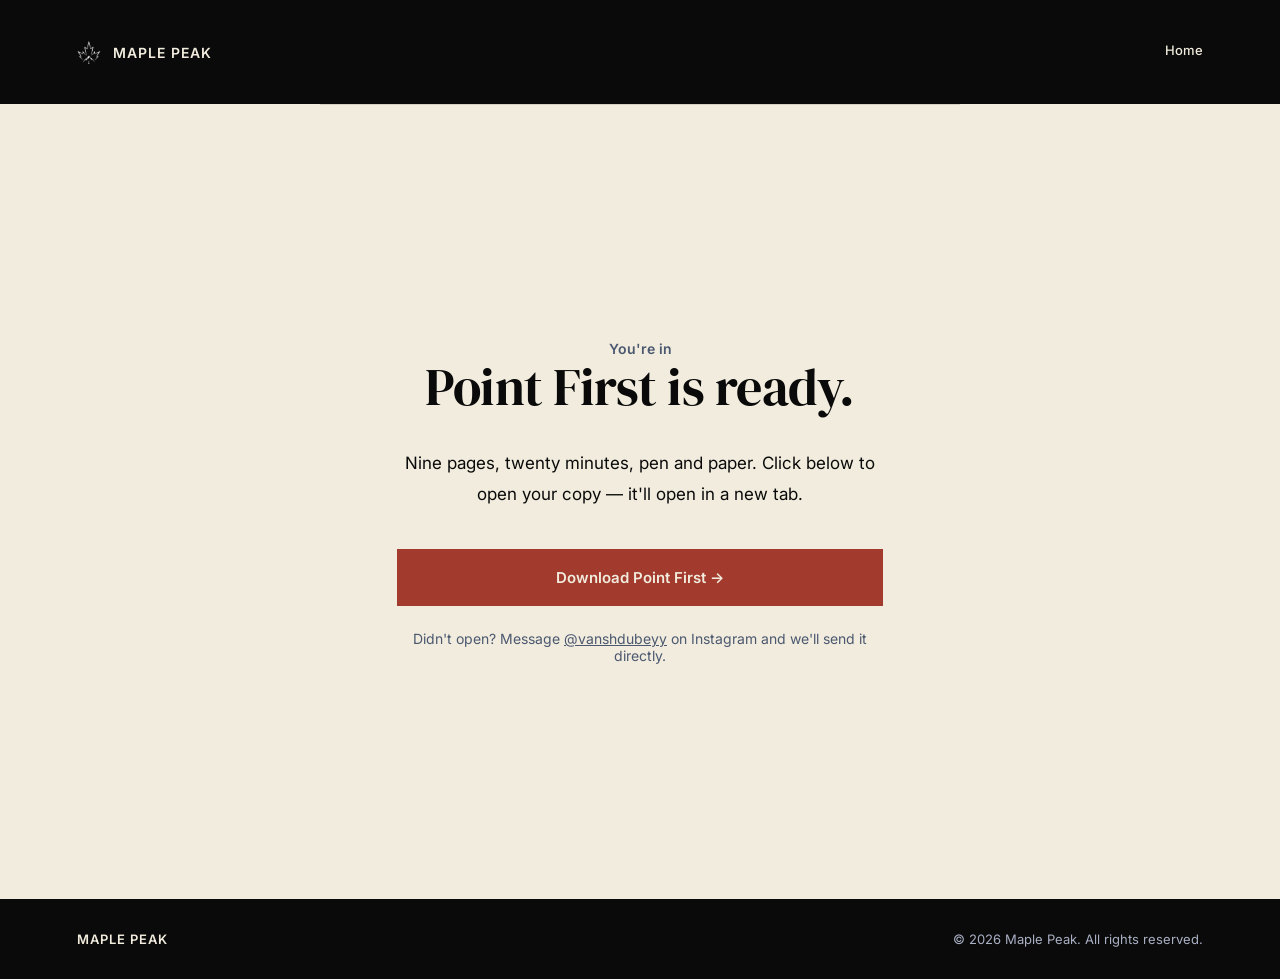
<file: thank-you.html>
<!DOCTYPE html>
<html lang="en">
<head>
<meta charset="UTF-8" />
<meta name="viewport" content="width=device-width, initial-scale=1.0" />
<title>You're in — Maple Peak</title>
<meta name="description" content="Your Point First guide is ready to download." />
<meta name="robots" content="noindex" />
<link rel="icon" type="image/png" href="assets/mp-mark.png" />
<link rel="preconnect" href="https://fonts.googleapis.com" />
<link rel="preconnect" href="https://fonts.gstatic.com" crossorigin />
<link href="https://fonts.googleapis.com/css2?family=Inter:wght@400;500;600;700;800&family=DM+Serif+Display:ital@0;1&family=Libre+Caslon+Display&display=swap" rel="stylesheet" />
<link rel="stylesheet" href="styles.css" />
</head>
<body>

<header class="site-header">
  <div class="brand">
    <img src="assets/mp-mark.png" alt="Maple Peak" class="logo-mark" />
    <span class="wordmark">MAPLE PEAK</span>
  </div>
  <nav class="nav-links">
    <a href="/">Home</a>
  </nav>
</header>

<section id="contact" class="contact" style="min-height: calc(100vh - 105px); display: flex; flex-direction: column; justify-content: center;">
  <span class="eyebrow">You're in</span>
  <h2 class="section-headline">Point First is ready.</h2>
  <p class="body-copy contact-copy">Nine pages, twenty minutes, pen and paper. Click below to open your copy — it'll open in a new tab.</p>
  <a href="https://drive.google.com/file/d/1MSkXD38BMS62cN5dGusNM0WsfFrfOBgB/view" target="_blank" rel="noopener" class="btn btn-solid">Download Point First →</a>
  <p class="secondary-line">Didn't open? Message <a href="https://instagram.com/vanshdubeyy" target="_blank" rel="noopener" class="underline-link">@vanshdubeyy</a> on Instagram and we'll send it directly.</p>
</section>

<footer class="site-footer">
  <span class="footer-wordmark">MAPLE PEAK</span>
  <span>© 2026 Maple Peak. All rights reserved.</span>
</footer>

</body>
</html>
</file>
<file: styles.css>
:root {
  --color-dark: #0a0a0a;
  --color-paper: #f1ecdd;
  --color-border-dark: #3f4d68;
  --color-muted-dark-section: #aab0c4;
  --color-muted-light-section: #4b5870;
  --color-hero-copy: #c7cbdb;
  --color-accent: #a23b2e;
  --color-accent-hover: #7e2c22;
  --color-border-light: rgba(10, 10, 10, 0.12);

  --font-sans: 'Inter', system-ui, sans-serif;
  --font-hero: 'Libre Caslon Display', serif;
  --font-headline: 'DM Serif Display', serif;

  --section-padding-y: 130px;
  --section-padding-x: 6vw;
}

* {
  box-sizing: border-box;
}

html {
  scroll-behavior: smooth;
}

body {
  margin: 0;
  font-family: var(--font-sans);
  color: var(--color-dark);
  background: var(--color-paper);
}

a {
  color: inherit;
  text-decoration: none;
}

:focus-visible {
  outline: 2px solid var(--color-accent);
  outline-offset: 3px;
}

/* Header */
.site-header {
  display: flex;
  align-items: center;
  justify-content: space-between;
  padding: 40px var(--section-padding-x);
  position: sticky;
  top: 0;
  background: var(--color-dark);
  color: var(--color-paper);
  z-index: 10;
}

.brand {
  display: flex;
  align-items: center;
  gap: 12px;
}

.logo-mark {
  height: 24px;
  width: 24px;
  object-fit: contain;
  mix-blend-mode: screen;
  transition: transform 0.3s ease;
}

.logo-mark:hover {
  transform: rotate(-8deg) scale(1.08);
}

.wordmark {
  font-size: 14px;
  letter-spacing: 1px;
  font-weight: 600;
}

.nav-links {
  display: flex;
  gap: 24px;
  font-size: 13px;
  font-weight: 500;
  flex-wrap: wrap;
  justify-content: flex-end;
  align-items: center;
}

.nav-links a {
  position: relative;
  padding-bottom: 4px;
}

.nav-links a::after {
  content: "";
  position: absolute;
  left: 0;
  bottom: 0;
  width: 0;
  height: 1px;
  background: currentColor;
  transition: width 0.25s ease;
}

.nav-links a:hover::after {
  width: 100%;
}

.nav-links .nav-cta {
  border: 1px solid var(--color-paper);
  padding: 6px 12px;
}

.nav-links .nav-cta::after {
  content: none;
}

.nav-links .nav-cta:hover {
  background: var(--color-paper);
  color: var(--color-dark);
}

@media (max-width: 640px) {
  .nav-links:has(.nav-cta) a:not(.nav-cta) {
    display: none;
  }
}

/* Hero */
.hero {
  background: var(--color-dark);
  color: var(--color-paper);
  padding: 100px var(--section-padding-x) 140px;
  display: flex;
  flex-direction: column;
  gap: 40px;
}

.hero-headline {
  font-family: var(--font-hero);
  font-size: clamp(40px, 9vw, 118px);
  font-weight: 400;
  letter-spacing: -1.5px;
  line-height: 1.05;
  margin: 0;
  max-width: 1150px;
}

.hero-row {
  display: flex;
  justify-content: space-between;
  align-items: flex-end;
  flex-wrap: wrap;
  gap: 32px;
  border-top: 1px solid var(--color-border-dark);
  padding-top: 32px;
}

.hero-copy {
  font-size: 17px;
  line-height: 1.6;
  max-width: 480px;
  color: var(--color-hero-copy);
  margin: 0;
}

.hero-proof {
  display: flex;
  flex-wrap: wrap;
  gap: 10px 20px;
  font-size: 12px;
  font-weight: 600;
  letter-spacing: 0.5px;
  text-transform: uppercase;
  color: var(--color-muted-dark-section);
}

.hero-proof span {
  position: relative;
  padding-left: 20px;
}

.hero-proof span:first-child {
  padding-left: 0;
}

.hero-proof span:first-child::before {
  content: none;
}

.hero-proof span::before {
  content: "\00B7";
  position: absolute;
  left: 8px;
  top: 0;
}

/* Hero: start the audit with one tap */
.hero-start {
  display: flex;
  flex-direction: column;
  gap: 14px;
}

.hero-start-q {
  margin: 0;
  font-size: 15px;
  font-weight: 600;
  color: var(--color-paper);
}

.hero-chips {
  display: flex;
  flex-wrap: wrap;
  gap: 10px;
}

.hero-chip {
  border: 1px solid var(--color-border-dark);
  padding: 11px 18px;
  font-size: 14px;
  color: var(--color-hero-copy);
  transition: background 0.2s ease, border-color 0.2s ease, color 0.2s ease, transform 0.2s ease;
}

.hero-chip::after {
  content: " →";
  opacity: 0;
  transition: opacity 0.2s ease;
}

.hero-chip:hover {
  background: var(--color-accent);
  border-color: var(--color-accent);
  color: var(--color-paper);
  transform: translateY(-2px);
}

.hero-chip:hover::after {
  opacity: 1;
}

/* Buttons */
.btn {
  display: inline-block;
  font-weight: 600;
  transition: background 0.2s ease, color 0.2s ease, transform 0.2s ease, border-color 0.2s ease;
  white-space: nowrap;
}

.btn-outline {
  border: 1px solid var(--color-paper);
  padding: 16px 32px;
  font-size: 14px;
}

.btn-outline:hover {
  transform: translateY(-2px);
  background: var(--color-accent-hover);
  border-color: var(--color-accent-hover);
}

.btn-solid {
  background: var(--color-accent);
  color: var(--color-paper);
  padding: 18px 40px;
  font-size: 15px;
  border: 1px solid var(--color-accent);
}

.btn-solid:hover {
  transform: translateY(-2px);
  background: var(--color-accent-hover);
  border-color: var(--color-accent-hover);
}

/* About */
.about {
  background: var(--color-paper);
  padding: var(--section-padding-y) var(--section-padding-x);
  display: grid;
  grid-template-columns: minmax(0, 1fr) minmax(0, 1.5fr);
  gap: 60px;
  max-width: 1280px;
  margin: 0 auto;
  align-items: start;
}

.about-aside {
  position: sticky;
  top: 120px;
  display: flex;
  flex-direction: column;
  gap: 200px;
}

.eyebrow {
  font-size: 14px;
  font-weight: 600;
  color: var(--color-muted-light-section);
}

.eyebrow-dark {
  color: var(--color-muted-dark-section);
}

.aside-copy {
  font-size: 15px;
  line-height: 1.6;
  color: var(--color-muted-light-section);
  margin: 0;
  max-width: 220px;
}

.section-headline {
  font-family: var(--font-headline);
  font-size: clamp(30px, 4.5vw, 52px);
  font-weight: 400;
  letter-spacing: -0.5px;
  line-height: 1.15;
  margin: 0 0 32px;
}

.section-headline-dark {
  margin: 20px 0 20px;
}

.body-copy {
  font-size: 17px;
  line-height: 1.8;
  margin: 0 0 20px;
  max-width: 640px;
}

.body-copy:last-child {
  margin-bottom: 0;
}

/* Process */
.process {
  background: var(--color-dark);
  color: var(--color-paper);
  padding: var(--section-padding-y) var(--section-padding-x);
}

.process-inner {
  max-width: 1280px;
  margin: 0 auto;
}

.process-grid {
  display: grid;
  grid-template-columns: repeat(auto-fit, minmax(220px, 1fr));
  border-top: 1px solid var(--color-border-dark);
  border-left: 1px solid var(--color-border-dark);
  margin-top: 20px;
}

.process-step {
  padding: 36px 28px;
  border-right: 1px solid var(--color-border-dark);
  border-bottom: 1px solid var(--color-border-dark);
}

.method {
  margin-top: 48px;
  padding-top: 32px;
  border-top: 1px solid var(--color-border-dark);
}

.method-label {
  font-size: 15px;
  color: var(--color-muted-dark-section);
  margin: 0 0 20px;
}

.method-steps {
  list-style: none;
  counter-reset: method;
  padding: 0;
  margin: 0 0 32px;
  display: grid;
  grid-template-columns: repeat(auto-fit, minmax(160px, 1fr));
  gap: 20px 28px;
}

.method-steps li {
  counter-increment: method;
  font-size: 15px;
  line-height: 1.5;
  color: var(--color-muted-dark-section);
}

.method-steps li::before {
  content: counter(method, decimal-leading-zero);
  display: block;
  font-size: 12px;
  font-weight: 600;
  letter-spacing: 1px;
  color: var(--color-accent);
  margin-bottom: 6px;
}

.method-steps b {
  display: block;
  font-family: var(--font-headline);
  font-size: 22px;
  font-weight: 400;
  color: var(--color-paper);
  margin-bottom: 2px;
}

/* Services */
.services {
  background: var(--color-dark);
  color: var(--color-paper);
  padding: var(--section-padding-y) var(--section-padding-x);
  border-top: 1px solid var(--color-border-dark);
}

.services-inner {
  max-width: 1280px;
  margin: 0 auto;
}

.intro-copy {
  font-size: 17px;
  line-height: 1.7;
  color: var(--color-muted-dark-section);
  margin: 0 0 60px;
  max-width: 520px;
}

.services-grid {
  display: grid;
  grid-template-columns: repeat(auto-fit, minmax(260px, 1fr));
  border-top: 1px solid var(--color-border-dark);
  border-left: 1px solid var(--color-border-dark);
}

.service-card {
  padding: 36px 28px;
  border-right: 1px solid var(--color-border-dark);
  border-bottom: 1px solid var(--color-border-dark);
  transition: background 0.2s ease, transform 0.2s ease;
}

.service-card:hover {
  background: rgba(241, 236, 221, 0.06);
  transform: translateY(-2px);
}

.card-num {
  font-size: 12px;
  font-weight: 600;
  letter-spacing: 1px;
  color: var(--color-muted-dark-section);
  transition: color 0.2s ease;
}

.service-card:hover .card-num {
  color: var(--color-accent);
}

.card-title {
  font-family: var(--font-headline);
  font-size: 24px;
  font-weight: 400;
  margin: 10px 0 14px;
}

.card-body {
  font-size: 15px;
  line-height: 1.7;
  color: var(--color-muted-dark-section);
  margin: 0;
}

/* Cost calculator */
/* Watch it work */
.demo {
  background: var(--color-paper);
  padding: var(--section-padding-y) var(--section-padding-x);
}

.demo-inner {
  max-width: 1280px;
  margin: 0 auto;
}

.demo-panel {
  margin-top: 40px;
  background: var(--color-dark);
  color: var(--color-paper);
  border: 1px solid var(--color-dark);
}

.demo-tabs {
  display: flex;
  border-bottom: 1px solid var(--color-border-dark);
  overflow-x: auto;
}

.demo-tab {
  flex: 1 0 auto;
  background: none;
  border: 0;
  border-right: 1px solid var(--color-border-dark);
  color: var(--color-muted-dark-section);
  font: inherit;
  font-size: 14px;
  font-weight: 600;
  padding: 18px 22px;
  cursor: pointer;
  transition: background 0.2s ease, color 0.2s ease;
}

.demo-tab:last-child {
  border-right: 0;
}

.demo-tab:hover {
  color: var(--color-paper);
}

.demo-tab[aria-pressed="true"] {
  background: var(--color-accent);
  color: var(--color-paper);
}

.demo-body {
  display: grid;
  grid-template-columns: minmax(0, 1fr) minmax(0, 1fr);
}

.demo-pane {
  padding: 28px;
  min-height: 380px;
}

.demo-pane-out {
  border-left: 1px solid var(--color-border-dark);
}

.demo-pane-label {
  display: block;
  font-size: 12px;
  font-weight: 600;
  letter-spacing: 0.5px;
  text-transform: uppercase;
  color: var(--color-muted-dark-section);
  margin-bottom: 16px;
}

.demo-source {
  background: var(--color-paper);
  color: var(--color-dark);
  padding: 22px 24px;
  font-size: 15px;
  line-height: 1.65;
}

.demo-source p {
  margin: 0 0 12px;
}

.demo-source p:last-child {
  margin-bottom: 0;
}

.demo-meta {
  font-size: 13px;
  color: var(--color-muted-light-section);
  border-bottom: 1px solid var(--color-border-light);
  padding-bottom: 12px;
}

.demo-doc-head {
  font-weight: 700;
  letter-spacing: 0.5px;
}

.demo-source [data-f] {
  transition: background 0.25s ease, box-shadow 0.25s ease;
}

.demo-source [data-f].is-read {
  background: rgba(162, 59, 46, 0.18);
  box-shadow: 0 0 0 2px rgba(162, 59, 46, 0.18);
}

.demo-fields {
  margin: 0;
}

.demo-field {
  display: grid;
  grid-template-columns: 130px minmax(0, 1fr);
  gap: 12px;
  padding: 9px 0;
  border-bottom: 1px solid var(--color-border-dark);
  font-size: 14px;
  animation: demo-in 0.3s ease both;
}

.demo-field dt {
  color: var(--color-muted-dark-section);
}

.demo-field dd {
  margin: 0;
  display: flex;
  flex-wrap: wrap;
  gap: 4px 10px;
}

.demo-check {
  font-size: 12px;
  font-weight: 600;
  color: #8fc79a;
}

.demo-check.is-bad {
  color: #f0a08f;
}

.demo-result {
  margin-top: 20px;
  animation: demo-in 0.3s ease both;
}

.demo-verdict {
  display: inline-block;
  margin: 0 0 12px;
  padding: 6px 12px;
  font-size: 13px;
  font-weight: 700;
  letter-spacing: 0.3px;
  background: #2f6b3c;
}

.demo-verdict.is-hold {
  background: var(--color-accent);
}

.demo-message {
  margin: 0 0 12px;
  padding: 12px 14px;
  border-left: 2px solid var(--color-accent);
  background: rgba(241, 236, 221, 0.06);
  font-size: 14px;
  line-height: 1.55;
  color: var(--color-hero-copy);
}

.demo-result ul {
  margin: 0;
  padding: 0;
  list-style: none;
  font-size: 14px;
  line-height: 1.5;
}

.demo-result li {
  padding-left: 22px;
  position: relative;
  margin-bottom: 6px;
}

.demo-result li::before {
  content: "✓";
  position: absolute;
  left: 0;
  color: #8fc79a;
  font-weight: 700;
}

.demo-foot {
  display: flex;
  align-items: center;
  justify-content: space-between;
  gap: 24px;
  padding: 20px 28px;
  border-top: 1px solid var(--color-border-dark);
}

.demo-times {
  flex: 1;
  display: grid;
  gap: 8px;
  font-size: 13px;
}

.demo-status {
  margin: 0;
  color: var(--color-muted-dark-section);
}

.demo-bar {
  display: grid;
  grid-template-columns: 120px minmax(0, 1fr);
  grid-template-areas: "label bar" ". note";
  column-gap: 12px;
  align-items: center;
}

.demo-bar span {
  grid-area: label;
  color: var(--color-muted-dark-section);
}

.demo-bar i {
  grid-area: bar;
  display: block;
  height: 8px;
  width: var(--w);
  background: var(--color-muted-dark-section);
  transform-origin: left;
  animation: demo-grow 0.8s ease both;
}

.demo-bar.is-fast i {
  min-width: 8px;
  background: var(--color-accent);
}

.demo-bar b {
  grid-area: note;
  font-weight: 500;
  color: var(--color-paper);
}

.demo-run {
  font-family: inherit;
  cursor: pointer;
}

.demo-run[disabled] {
  opacity: 0.45;
  cursor: default;
  transform: none;
}

.demo-note {
  margin: 14px 0 0;
  font-size: 13px;
  color: var(--color-muted-light-section);
}

@keyframes demo-in {
  from { opacity: 0; transform: translateY(6px); }
  to { opacity: 1; transform: none; }
}

@keyframes demo-grow {
  from { transform: scaleX(0); }
  to { transform: scaleX(1); }
}

@media (prefers-reduced-motion: reduce) {
  .demo-field,
  .demo-result,
  .demo-bar i {
    animation: none;
  }
}

@media (max-width: 760px) {
  .demo-body {
    grid-template-columns: 1fr;
  }

  .demo-pane {
    min-height: 0;
    padding: 20px;
  }

  .demo-pane-out {
    border-left: 0;
    border-top: 1px solid var(--color-border-dark);
    min-height: 300px;
  }

  .demo-field {
    grid-template-columns: 110px minmax(0, 1fr);
  }

  .demo-foot {
    flex-direction: column;
    align-items: stretch;
    padding: 20px;
  }

  .demo-run {
    text-align: center;
  }

  .demo-tabs {
    display: grid;
    grid-template-columns: repeat(3, minmax(0, 1fr));
  }

  .demo-tab {
    white-space: normal;
    padding: 12px 8px;
    font-size: 13px;
    line-height: 1.3;
  }

  .demo-bar {
    grid-template-columns: 96px minmax(0, 1fr);
  }
}

@media (max-width: 640px) {
  .demo {
    padding-top: 80px;
    padding-bottom: 80px;
  }
}

.cost {
  background: var(--color-paper);
  padding: var(--section-padding-y) var(--section-padding-x);
  border-top: 1px solid var(--color-border-light);
}

.cost-inner {
  max-width: 1280px;
  margin: 0 auto;
}

.cost-intro {
  max-width: 640px;
  margin-bottom: 48px;
}

.cost-intro .section-headline {
  margin: 20px 0;
}

.cost-panel {
  display: grid;
  grid-template-columns: minmax(0, 1fr) minmax(0, 1fr);
  border: 1px solid var(--color-border-light);
}

.cost-inputs {
  padding: 40px;
  display: flex;
  flex-direction: column;
  gap: 36px;
}

.cost-currency {
  display: inline-flex;
  align-self: flex-start;
  border: 1px solid var(--color-dark);
}

.cost-currency-btn {
  font: inherit;
  font-size: 13px;
  font-weight: 600;
  letter-spacing: 0.5px;
  padding: 8px 16px;
  border: 0;
  background: transparent;
  color: var(--color-dark);
  cursor: pointer;
  transition: background 0.2s ease, color 0.2s ease;
}

.cost-currency-btn + .cost-currency-btn {
  border-left: 1px solid var(--color-dark);
}

.cost-currency-btn[aria-pressed="true"] {
  background: var(--color-dark);
  color: var(--color-paper);
}

.cost-label-row {
  display: flex;
  justify-content: space-between;
  align-items: baseline;
  gap: 16px;
  margin-bottom: 14px;
}

.cost-label-row label {
  font-size: 15px;
  line-height: 1.4;
  color: var(--color-muted-light-section);
}

.cost-label-row output {
  font-family: var(--font-headline);
  font-size: 26px;
  font-variant-numeric: tabular-nums;
  white-space: nowrap;
}

.cost-field input[type="range"] {
  -webkit-appearance: none;
  appearance: none;
  width: 100%;
  height: 24px;
  margin: 0;
  background: transparent;
  cursor: pointer;
}

.cost-field input[type="range"]::-webkit-slider-runnable-track {
  height: 2px;
  background: linear-gradient(to right, var(--color-accent) var(--fill, 50%), var(--color-border-light) var(--fill, 50%));
}

.cost-field input[type="range"]::-moz-range-track {
  height: 2px;
  background: var(--color-border-light);
}

.cost-field input[type="range"]::-moz-range-progress {
  height: 2px;
  background: var(--color-accent);
}

.cost-field input[type="range"]::-webkit-slider-thumb {
  -webkit-appearance: none;
  width: 18px;
  height: 18px;
  margin-top: -8px;
  background: var(--color-dark);
  border: 2px solid var(--color-paper);
  box-shadow: 0 0 0 1px var(--color-dark);
  transition: transform 0.15s ease;
}

.cost-field input[type="range"]::-moz-range-thumb {
  width: 14px;
  height: 14px;
  border-radius: 0;
  background: var(--color-dark);
  border: 2px solid var(--color-paper);
  box-shadow: 0 0 0 1px var(--color-dark);
}

.cost-field input[type="range"]:active::-webkit-slider-thumb {
  transform: scale(1.2);
}

.cost-result {
  background: var(--color-dark);
  color: var(--color-paper);
  padding: 40px;
  display: flex;
  flex-direction: column;
  align-items: flex-start;
  gap: 10px;
}

.cost-result-label {
  font-size: 12px;
  font-weight: 600;
  letter-spacing: 1px;
  text-transform: uppercase;
  color: var(--color-muted-dark-section);
}

.cost-result-value {
  font-family: var(--font-hero);
  font-size: clamp(48px, 6vw, 84px);
  line-height: 1;
  letter-spacing: -1px;
  font-variant-numeric: tabular-nums;
}

.cost-result-hours {
  font-size: 14px;
  color: var(--color-muted-dark-section);
  font-variant-numeric: tabular-nums;
}

.cost-result-note {
  font-size: 16px;
  line-height: 1.7;
  color: var(--color-hero-copy);
  margin: 20px 0 16px;
  padding-top: 20px;
  border-top: 1px solid var(--color-border-dark);
  max-width: 440px;
}

/* FAQ */
.faq {
  background: var(--color-paper);
  padding: var(--section-padding-y) var(--section-padding-x);
  max-width: 800px;
  margin: 0 auto;
  border-top: 1px solid var(--color-border-light);
}

.faq-list {
  margin-top: 40px;
  border-top: 1px solid var(--color-border-light);
}

.faq-item {
  padding: 28px 0;
  border-bottom: 1px solid var(--color-border-light);
}

.faq-question {
  font-family: var(--font-headline);
  font-size: 20px;
  font-weight: 400;
  margin: 0 0 10px;
}

.faq-answer {
  font-size: 16px;
  line-height: 1.7;
  color: var(--color-muted-light-section);
  margin: 0;
  max-width: 640px;
}

/* Contact */
.contact {
  background: var(--color-paper);
  padding: var(--section-padding-y) var(--section-padding-x);
  text-align: center;
  max-width: 640px;
  margin: 0 auto;
  border-top: 1px solid var(--color-border-light);
}

.contact-copy {
  margin: 0 auto 40px;
}

.secondary-line {
  font-size: 14px;
  color: var(--color-muted-light-section);
  margin: 24px 0 0;
}

.underline-link {
  text-decoration: underline;
}

/* Footer */
.site-footer {
  background: var(--color-dark);
  color: var(--color-muted-dark-section);
  padding: 32px var(--section-padding-x);
  display: flex;
  justify-content: space-between;
  align-items: center;
  font-size: 13px;
  flex-wrap: wrap;
  gap: 12px;
}

.footer-wordmark {
  color: var(--color-paper);
  font-weight: 600;
  letter-spacing: 1px;
}

/* Scroll reveal */
@media (prefers-reduced-motion: no-preference) {
  .js .reveal {
    opacity: 0;
    transform: translateY(16px);
    transition: opacity 0.6s ease, transform 0.6s ease;
  }

  .js .reveal.in-view {
    opacity: 1;
    transform: translateY(0);
  }
}

/* Sticky mobile CTA */
.sticky-cta {
  display: none;
}

@media (max-width: 640px) {
  .sticky-cta {
    display: block;
    position: fixed;
    left: 0;
    right: 0;
    bottom: 0;
    z-index: 20;
    padding: 12px 16px calc(12px + env(safe-area-inset-bottom, 0px));
    background: var(--color-dark);
    border-top: 1px solid var(--color-border-dark);
    transform: translateY(100%);
    transition: transform 0.3s ease;
  }

  .sticky-cta.is-visible {
    transform: translateY(0);
  }

  .sticky-cta-btn {
    display: block;
    width: 100%;
    text-align: center;
    padding: 14px 24px;
  }
}

@media (max-width: 900px) {
  .cost-panel {
    grid-template-columns: 1fr;
  }
}

/* Responsive */
@media (max-width: 640px) {
  .hero-proof {
    flex-direction: column;
    gap: 8px;
  }

  .hero-proof span {
    padding-left: 0;
  }

  .hero-proof span::before {
    content: none;
  }

  .about {
    grid-template-columns: 1fr;
    padding-top: 80px;
    padding-bottom: 80px;
    gap: 16px;
  }

  .about-aside {
    position: static;
    gap: 8px;
  }

  .aside-copy {
    max-width: none;
  }

  .body-copy {
    max-width: none;
  }

  .process {
    padding-top: 80px;
    padding-bottom: 80px;
  }

  .services {
    padding-top: 80px;
    padding-bottom: 80px;
  }

  .cost {
    padding-top: 80px;
    padding-bottom: 80px;
  }

  .cost-intro {
    margin-bottom: 32px;
  }

  .cost-panel {
    grid-template-columns: 1fr;
  }

  .cost-inputs,
  .cost-result {
    padding: 28px 20px;
  }

  .cost-result .btn {
    width: 100%;
    text-align: center;
  }

  .faq {
    padding-top: 80px;
    padding-bottom: 80px;
  }

  .contact {
    padding-top: 80px;
    padding-bottom: 80px;
  }

  .hero {
    padding-top: 24px;
    padding-bottom: 80px;
    gap: 28px;
  }

  .hero-row {
    flex-direction: column;
    align-items: flex-start;
  }

  .hero-row .btn {
    width: 100%;
    text-align: center;
  }

  .hero-chips {
    gap: 8px;
  }

  .hero-chip {
    padding: 9px 12px;
    font-size: 13px;
  }

  .site-footer {
    padding-bottom: 96px;
  }
}
</file>
